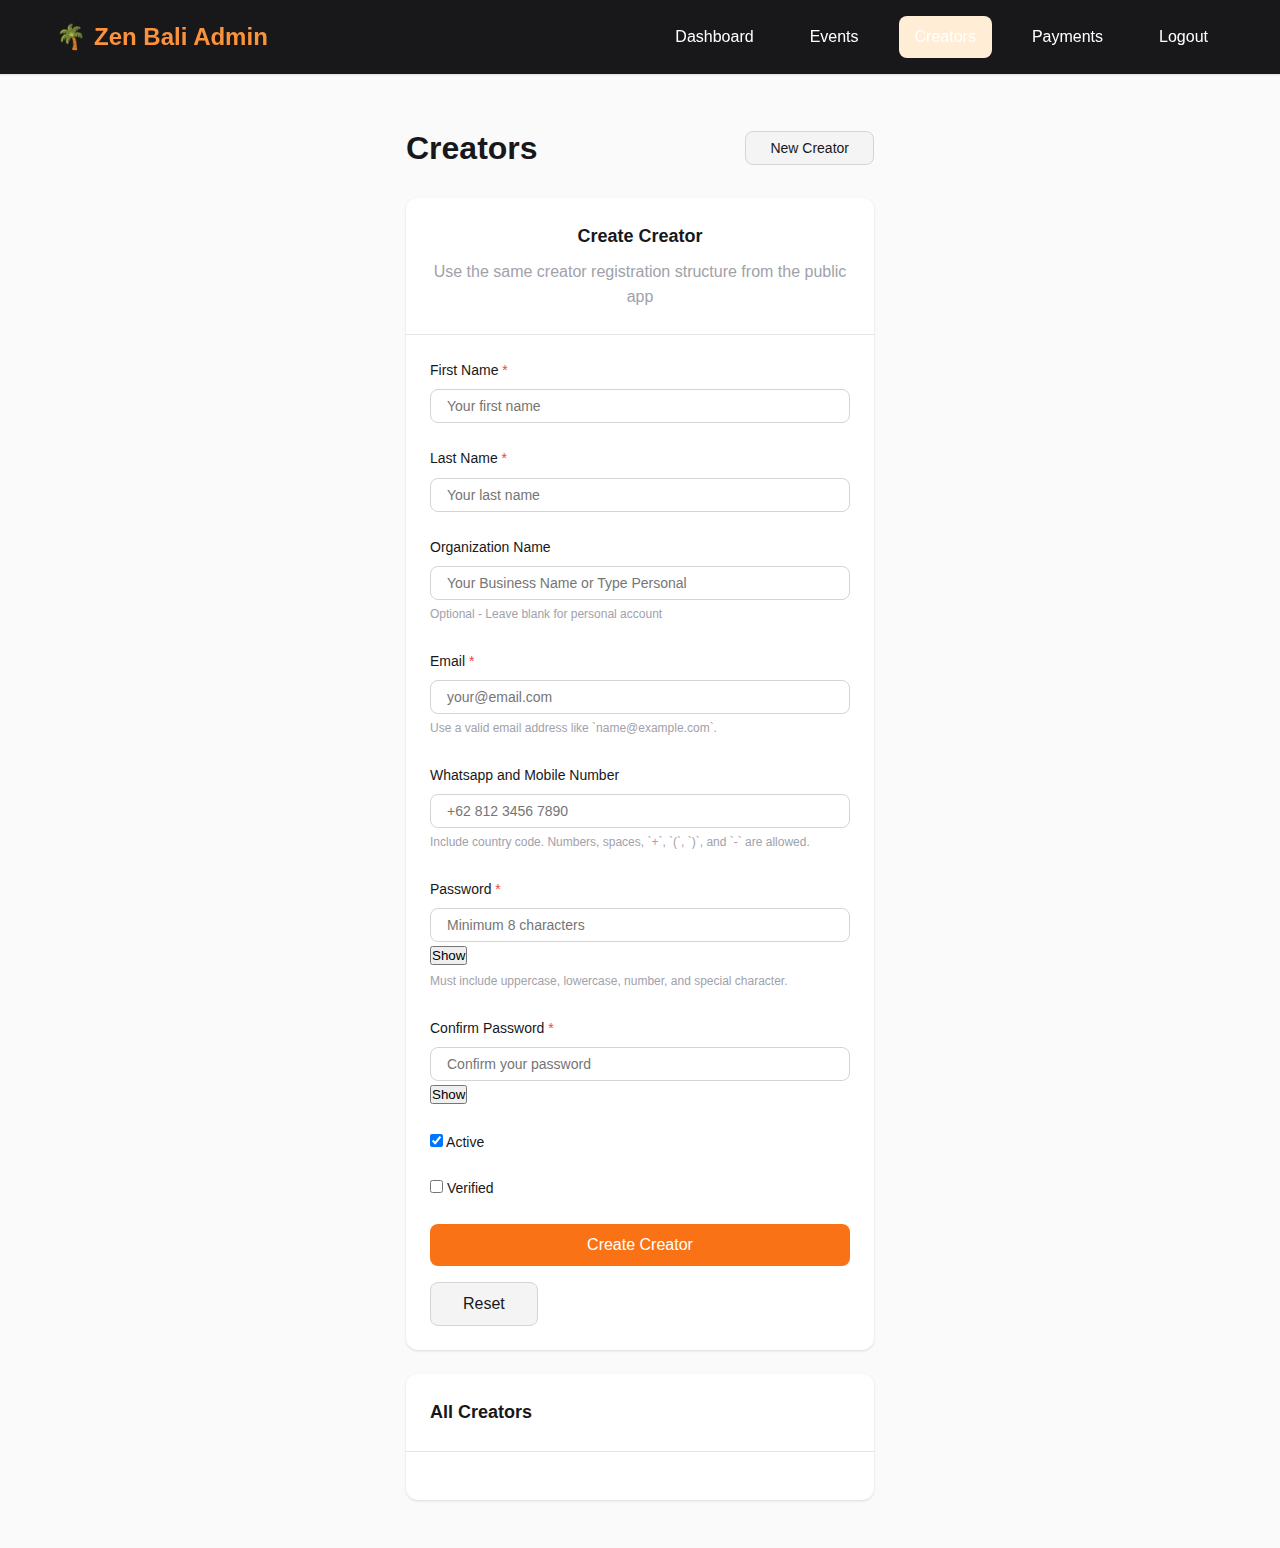
<file: frontend/public/creators.html>
<!DOCTYPE html>
<html lang="en">
<head>
    <meta charset="UTF-8">
    <meta name="viewport" content="width=device-width, initial-scale=1.0">
    <link rel="icon" type="image/svg+xml" href="/favicon.svg">
    <title>Admin - Creators</title>
    <link rel="stylesheet" href="../css/main.css">
</head>
<body>
    <header class="header" style="background: var(--gray-900);">
        <div class="container">
            <div class="header-content">
                <a href="dashboard.html" class="logo" style="color: var(--orange-400);"><span>🌴</span><span>Zen Bali Admin</span></a>
                <nav class="nav">
                    <a href="dashboard.html" class="nav-link" style="color: white;">Dashboard</a>
                    <a href="events.html" class="nav-link" style="color: white;">Events</a>
                    <a href="creators.html" class="nav-link active" style="color: white;">Creators</a>
                    <a href="payments.html" class="nav-link" style="color: white;">Payments</a>
                    <a href="#" class="nav-link" style="color: white;" onclick="adminLogout()">Logout</a>
                </nav>
            </div>
        </div>
    </header>

    <main style="padding: 3rem 0;">
        <div class="container" style="max-width: 500px;">
            <div class="d-flex justify-between align-center mb-3" style="gap: 1rem; flex-wrap: wrap;">
                <h1>Creators</h1>
                <button class="btn btn-secondary" onclick="resetCreatorForm()">New Creator</button>
            </div>

            <div id="alertContainer"></div>

            <div class="card">
                <div class="card-header text-center">
                    <h2 class="card-title" id="creatorFormTitle">Create Creator</h2>
                    <p class="text-muted mt-1" id="creatorFormSubtitle">Use the same creator registration structure from the public app</p>
                </div>
                <div class="card-body">
                    <form id="creatorForm">
                        <input type="hidden" name="creator_id">

                        <div class="form-row">
                            <div class="form-group">
                                <label class="form-label">First Name <span class="required">*</span></label>
                                <input type="text" name="first_name" class="form-control" required minlength="2" maxlength="100" autocomplete="given-name" placeholder="Your first name">
                            </div>
                            <div class="form-group">
                                <label class="form-label">Last Name <span class="required">*</span></label>
                                <input type="text" name="last_name" class="form-control" required minlength="2" maxlength="100" autocomplete="family-name" placeholder="Your last name">
                            </div>
                        </div>

                        <div class="form-group">
                            <label class="form-label">Organization Name</label>
                            <input type="text" name="organization_name" class="form-control" placeholder="Your Business Name or Type Personal">
                            <span class="form-hint">Optional - Leave blank for personal account</span>
                        </div>

                        <div class="form-group">
                            <label class="form-label">Email <span class="required">*</span></label>
                            <input type="email" name="email" class="form-control" required autocomplete="email" placeholder="your@email.com">
                            <span class="form-hint">Use a valid email address like `name@example.com`.</span>
                        </div>

                        <div class="form-group">
                            <label class="form-label">Whatsapp and Mobile Number</label>
                            <input type="tel" name="mobile" class="form-control" inputmode="tel" autocomplete="tel" placeholder="+62 812 3456 7890">
                            <span class="form-hint">Include country code. Numbers, spaces, `+`, `(`, `)`, and `-` are allowed.</span>
                        </div>

                        <div class="form-group">
                            <label class="form-label">Password <span class="required" id="passwordRequired">*</span></label>
                            <div class="password-field">
                                <input type="password" name="password" class="form-control" required minlength="8" autocomplete="new-password" placeholder="Minimum 8 characters">
                                <button type="button" class="password-toggle" data-password-toggle="password" aria-pressed="false">Show</button>
                            </div>
                            <span class="form-hint">Must include uppercase, lowercase, number, and special character.</span>
                        </div>

                        <div class="form-group">
                            <label class="form-label">Confirm Password <span class="required" id="confirmPasswordRequired">*</span></label>
                            <div class="password-field">
                                <input type="password" name="confirm_password" class="form-control" required autocomplete="new-password" placeholder="Confirm your password">
                                <button type="button" class="password-toggle" data-password-toggle="confirm_password" aria-pressed="false">Show</button>
                            </div>
                        </div>

                        <div class="form-row">
                            <div class="form-group">
                                <label class="form-label">
                                    <input type="checkbox" name="is_active" checked>
                                    Active
                                </label>
                            </div>
                            <div class="form-group">
                                <label class="form-label">
                                    <input type="checkbox" name="is_verified">
                                    Verified
                                </label>
                            </div>
                        </div>

                        <div class="d-flex gap-2" style="flex-wrap: wrap;">
                            <button type="submit" class="btn btn-primary btn-block btn-lg" id="creatorSaveBtn">Create Creator</button>
                            <button type="button" class="btn btn-secondary btn-lg" onclick="resetCreatorForm()">Reset</button>
                        </div>
                    </form>
                </div>
            </div>

            <div class="card mt-3">
                <div class="card-header">
                    <h3 class="card-title">All Creators</h3>
                </div>
                <div class="card-body">
                    <div id="creators-container"></div>
                </div>
            </div>
        </div>
    </main>

    <script src="../js/main.js"></script>
    <script>
        let creators = [];
        const EMAIL_REGEX = /^[^\s@]+@[^\s@]+\.[^\s@]+$/;
        const PHONE_REGEX = /^[+]?[0-9()\-\s]{8,20}$/;
        const PASSWORD_REGEX = /^(?=.*[a-z])(?=.*[A-Z])(?=.*\d)(?=.*[^A-Za-z\d]).{8,}$/;

        function adminLogout() {
            localStorage.removeItem('zenbali_admin_token');
            localStorage.removeItem('zenbali_token');
            localStorage.removeItem('zenbali_user');
            window.location.href = Utils.appUrl('/admin/login.html');
        }

        function requireAdmin() {
            const token = localStorage.getItem('zenbali_admin_token');
            if (!token) {
                window.location.href = Utils.appUrl('/admin/login.html');
                return false;
            }
            localStorage.setItem('zenbali_token', token);
            return true;
        }

        function showAlert(message, type = 'success') {
            document.getElementById('alertContainer').innerHTML = `<div class="alert alert-${type}">${message}</div>`;
        }

        function splitName(name) {
            const parts = (name || '').trim().split(/\s+/).filter(Boolean);
            if (!parts.length) return { firstName: '', lastName: '' };
            if (parts.length === 1) return { firstName: parts[0], lastName: '' };
            return { firstName: parts[0], lastName: parts.slice(1).join(' ') };
        }

        function resetCreatorForm() {
            const form = document.getElementById('creatorForm');
            form.reset();
            form.creator_id.value = '';
            form.is_active.checked = true;
            form.is_verified.checked = false;
            form.password.required = true;
            form.confirm_password.required = true;
            form.password.placeholder = 'Minimum 8 characters';
            form.confirm_password.placeholder = 'Confirm your password';
            document.getElementById('passwordRequired').style.visibility = 'visible';
            document.getElementById('confirmPasswordRequired').style.visibility = 'visible';
            document.getElementById('creatorFormTitle').textContent = 'Create Creator';
            document.getElementById('creatorFormSubtitle').textContent = 'Use the same creator registration structure from the public app';
            document.getElementById('creatorSaveBtn').textContent = 'Create Creator';
            form.querySelectorAll('[data-password-toggle]').forEach(button => {
                button.textContent = 'Show';
                button.setAttribute('aria-pressed', 'false');
            });
        }

        function editCreator(id) {
            const creator = creators.find(item => item.id === id);
            if (!creator) return;

            const form = document.getElementById('creatorForm');
            const { firstName, lastName } = splitName(creator.name);
            form.creator_id.value = creator.id;
            form.first_name.value = firstName;
            form.last_name.value = lastName;
            form.email.value = creator.email || '';
            form.organization_name.value = creator.organization_name || '';
            form.mobile.value = creator.mobile || '';
            form.password.value = '';
            form.confirm_password.value = '';
            form.password.required = false;
            form.confirm_password.required = false;
            form.password.placeholder = 'Leave blank to keep current password';
            form.confirm_password.placeholder = 'Leave blank to keep current password';
            form.is_active.checked = !!creator.is_active;
            form.is_verified.checked = !!creator.is_verified;
            document.getElementById('passwordRequired').style.visibility = 'hidden';
            document.getElementById('confirmPasswordRequired').style.visibility = 'hidden';
            document.getElementById('creatorFormTitle').textContent = 'Edit Creator';
            document.getElementById('creatorFormSubtitle').textContent = 'Same layout and validation as creator registration, with admin controls';
            document.getElementById('creatorSaveBtn').textContent = 'Update Creator';
            window.scrollTo({ top: 0, behavior: 'smooth' });
        }

        async function deleteCreator(id) {
            const creator = creators.find(item => item.id === id);
            if (!creator) return;
            if (!confirm(`Delete creator "${creator.name}"? This will also delete their events and payments.`)) return;

            try {
                await API.delete(`/admin/creators/${id}`);
                showAlert('Creator deleted successfully.');
                resetCreatorForm();
                await loadCreators();
            } catch (error) {
                showAlert(error.message || 'Failed to delete creator.', 'error');
            }
        }

        async function loadCreators() {
            const container = document.getElementById('creators-container');
            container.innerHTML = '<div class="loading"><div class="spinner"></div></div>';
            try {
                const response = await API.get('/admin/creators?limit=100');
                creators = response.success ? (response.data.creators || []) : [];
                renderCreators();
            } catch (error) {
                container.innerHTML = '<div class="alert alert-error">Failed to load creators.</div>';
            }
        }

        function renderCreators() {
            const container = document.getElementById('creators-container');
            if (!creators.length) {
                container.innerHTML = '<p>No creators found.</p>';
                return;
            }

            container.innerHTML = `
                <div class="table-container">
                    <table class="table">
                        <thead>
                            <tr>
                                <th>Name</th>
                                <th>Email</th>
                                <th>Organization</th>
                                <th>Phone</th>
                                <th>Active</th>
                                <th>Verified</th>
                                <th>Actions</th>
                            </tr>
                        </thead>
                        <tbody>
                            ${creators.map(creator => `
                                <tr>
                                    <td>${Utils.escapeHtml(creator.name)}</td>
                                    <td>${Utils.escapeHtml(creator.email)}</td>
                                    <td>${Utils.escapeHtml(creator.organization_name || '-')}</td>
                                    <td>${Utils.escapeHtml(creator.mobile || '-')}</td>
                                    <td>${creator.is_active ? '<span class="badge badge-success">Yes</span>' : '<span class="badge badge-error">No</span>'}</td>
                                    <td>${creator.is_verified ? '<span class="badge badge-success">Yes</span>' : '<span class="badge badge-error">No</span>'}</td>
                                    <td>
                                        <div class="d-flex gap-1" style="flex-wrap: wrap;">
                                            <button class="btn btn-sm btn-secondary" onclick="editCreator('${creator.id}')">Edit</button>
                                            <button class="btn btn-sm btn-danger" onclick="deleteCreator('${creator.id}')">Delete</button>
                                        </div>
                                    </td>
                                </tr>
                            `).join('')}
                        </tbody>
                    </table>
                </div>
            `;
        }

        document.addEventListener('DOMContentLoaded', () => {
            if (!requireAdmin()) return;
            resetCreatorForm();
            loadCreators();

            document.getElementById('creatorForm').addEventListener('submit', async (e) => {
                e.preventDefault();
                const form = e.target;
                const id = form.creator_id.value;
                const firstName = form.first_name.value.trim();
                const lastName = form.last_name.value.trim();
                const email = form.email.value.trim();
                const mobile = form.mobile.value.trim();
                const password = form.password.value;
                const confirmPassword = form.confirm_password.value;

                if (!firstName || !lastName) {
                    throwAlert('First name and last name are required.');
                    return;
                }
                if (!EMAIL_REGEX.test(email)) {
                    throwAlert('Please enter a valid email address.');
                    return;
                }
                if (mobile && !PHONE_REGEX.test(mobile)) {
                    throwAlert('Please enter a valid Whatsapp and mobile number.');
                    return;
                }
                if (password) {
                    if (!PASSWORD_REGEX.test(password)) {
                        throwAlert('Password must be at least 8 characters and include uppercase, lowercase, number, and special character.');
                        return;
                    }
                    if (password !== confirmPassword) {
                        throwAlert('Passwords do not match.');
                        return;
                    }
                } else if (!id) {
                    throwAlert('Password is required for a new creator.');
                    return;
                }

                const payload = {
                    name: `${firstName} ${lastName}`.trim(),
                    email,
                    organization_name: form.organization_name.value.trim(),
                    mobile,
                    is_active: form.is_active.checked,
                    is_verified: form.is_verified.checked
                };

                if (password) {
                    payload.password = password;
                }

                const btn = document.getElementById('creatorSaveBtn');
                btn.disabled = true;

                try {
                    if (id) {
                        await API.put(`/admin/creators/${id}`, payload);
                        showAlert('Creator updated successfully.');
                    } else {
                        await API.post('/admin/creators', payload);
                        showAlert('Creator created successfully.');
                    }
                    resetCreatorForm();
                    await loadCreators();
                } catch (error) {
                    showAlert(error.message || 'Failed to save creator.', 'error');
                } finally {
                    btn.disabled = false;
                }
            });
        });

        function throwAlert(message) {
            showAlert(message, 'error');
        }
    </script>
</body>
</html>
</file>
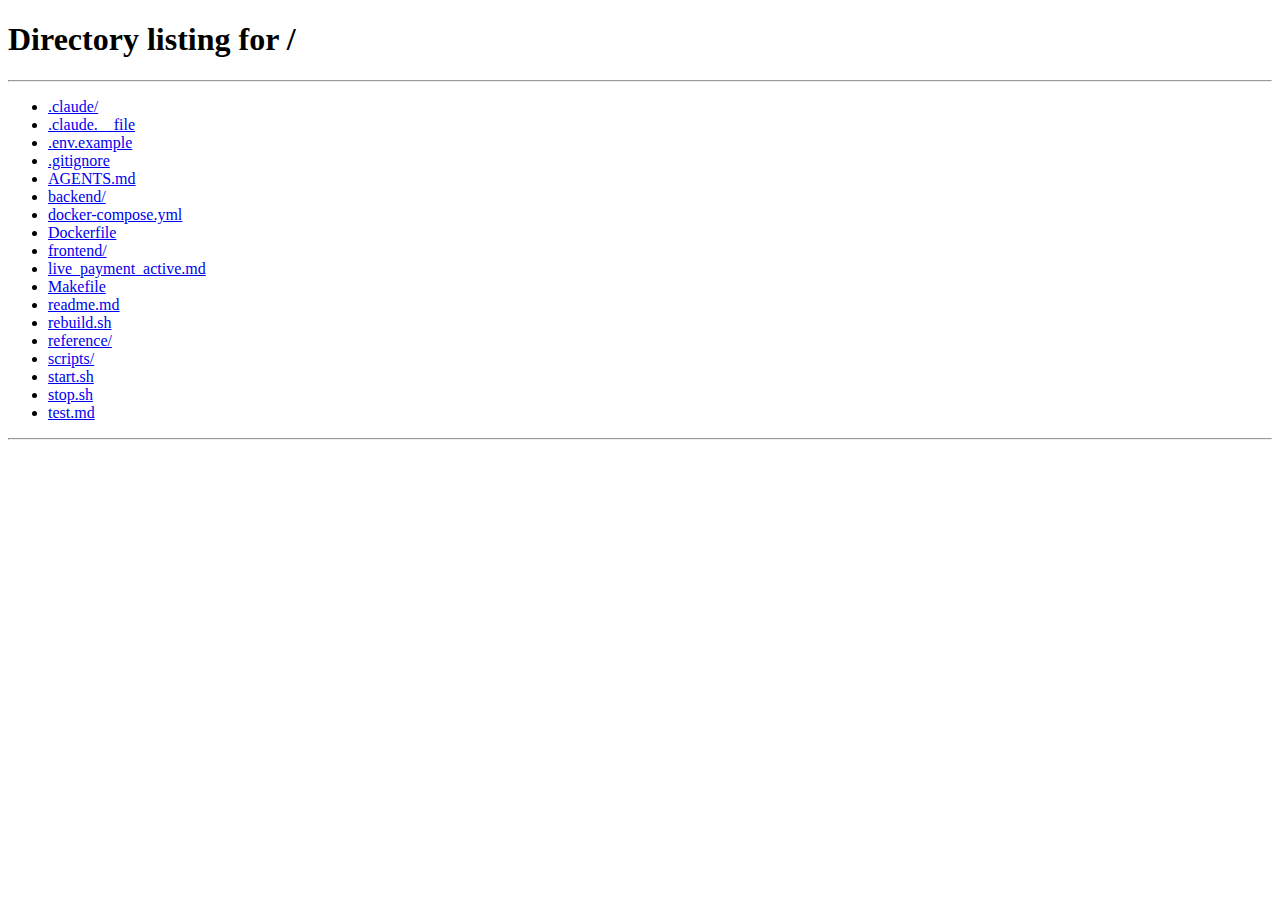
<file: frontend/public/event.html>
<!DOCTYPE html>
<html lang="en">
<head>
    <meta charset="UTF-8">
    <meta name="viewport" content="width=device-width, initial-scale=1.0">
    <title>Event Details - Zen Bali</title>
    <link rel="stylesheet" href="css/main.css">
    <link rel="icon" type="image/svg+xml" href="./favicon.svg?v=20260327a">
    <link rel="shortcut icon" href="./favicon.svg?v=20260327a">
</head>
<body>
    <header class="header">
        <div class="container">
            <div class="header-content">
                <a href="./" class="logo">
                    <span>🌴</span>
                    <span>Zen Bali</span>
                </a>
                <nav class="nav">
                    <a href="./" class="nav-link">Events</a>
                    <a href="creator/login.html" class="nav-link">Post Event</a>
                    <a href="creator/login.html" class="btn btn-primary btn-sm">Login</a>
                </nav>
            </div>
        </div>
    </header>

    <main style="padding: 2rem 0;">
        <div class="container" style="max-width: 900px;">
            <div id="eventContainer">
                <div class="loading loading-lg">
                    <div class="spinner"></div>
                </div>
            </div>
        </div>
    </main>

    <footer class="footer">
        <div class="container">
            <div class="footer-content">
                <div class="footer-stats">
                    Visitors: <span id="visitorCount">-</span> | 
                    Last Visit: <span id="lastVisitor">-</span>
                </div>
                <div class="footer-credit">
                    Developed by <a href="https://net1io.com" target="_blank">net1io.com</a><br>
                    Copyright &copy; 2024
                </div>
            </div>
        </div>
    </footer>

    <script src="js/main.js"></script>
    <script>
        document.addEventListener('DOMContentLoaded', async () => {
            loadVisitorStats();
            
            const eventId = Utils.getQueryParam('id');
            if (!eventId) {
                window.location.href = Utils.appUrl('/');
                return;
            }

            try {
                const response = await API.get(`/events/${eventId}`);
                if (response.success && response.data) {
                    renderEvent(response.data);
                } else {
                    throw new Error('Event not found');
                }
            } catch (error) {
                document.getElementById('eventContainer').innerHTML = `
                    <div class="alert alert-error">
                        Event not found or no longer available.
                        <br><br>
                        <a href="${Utils.appUrl('/')}" class="btn btn-primary">Back to Events</a>
                    </div>
                `;
            }
        });

        function renderEvent(event) {
            const imageUrl = event.image_url || '/assets/images/placeholder.jpg';
            const eventDate = Utils.formatDate(event.event_date);
            const price = event.entrance_fee > 0 
                ? Utils.formatCurrency(event.entrance_fee) 
                : 'Free';

            document.title = `${event.title} - Zen Bali`;

            document.getElementById('eventContainer').innerHTML = `
                <a href="${Utils.appUrl('/')}" class="btn btn-secondary mb-3">← Back to Events</a>
                
                <div class="card">
                    <div style="height: 400px; overflow: hidden;">
                        <img src="${Utils.escapeHtml(imageUrl)}" alt="${Utils.escapeHtml(event.title)}" 
                             style="width: 100%; height: 100%; object-fit: cover;"
                             onerror="this.src='${Utils.appUrl('/assets/images/placeholder.jpg')}'">
                    </div>
                    
                    <div class="card-body">
                        <div class="d-flex justify-between align-center mb-2" style="flex-wrap: wrap; gap: 1rem;">
                            <span class="badge badge-primary">${Utils.escapeHtml(event.event_type)}</span>
                            <span class="badge badge-gray">${Utils.escapeHtml(event.entrance_type)}</span>
                        </div>
                        
                        <h1 style="font-size: 2rem; margin-bottom: 1.5rem;">${Utils.escapeHtml(event.title)}</h1>
                        
                        <div style="display: grid; grid-template-columns: repeat(auto-fit, minmax(200px, 1fr)); gap: 1.5rem; margin-bottom: 2rem;">
                            <div>
                                <strong style="color: var(--primary);">📅 Date</strong>
                                <p style="margin: 0.25rem 0 0;">${eventDate}${event.event_time ? ' at ' + event.event_time : ''}</p>
                            </div>
                            <div>
                                <strong style="color: var(--primary);">📍 Location</strong>
                                <p style="margin: 0.25rem 0 0;">${Utils.escapeHtml(event.location)}</p>
                            </div>
                            <div>
                                <strong style="color: var(--primary);">⏱️ Duration</strong>
                                <p style="margin: 0.25rem 0 0;">${Utils.escapeHtml(event.duration || 'Not specified')}</p>
                            </div>
                            <div>
                                <strong style="color: var(--primary);">💰 Price</strong>
                                <p style="margin: 0.25rem 0 0; font-weight: 600;">${price}</p>
                            </div>
                        </div>
                        
                        ${event.notes ? `
                            <div style="margin-bottom: 2rem;">
                                <h3 style="margin-bottom: 0.5rem;">About this Event</h3>
                                <p style="white-space: pre-wrap;">${Utils.escapeHtml(event.notes)}</p>
                            </div>
                        ` : ''}
                        
                        <hr style="border: none; border-top: 1px solid var(--border-light); margin: 2rem 0;">
                        
                        <div>
                            <h3 style="margin-bottom: 1rem;">Organizer</h3>
                            <p style="font-weight: 600; margin-bottom: 0.5rem;">
                                ${Utils.escapeHtml(event.organization_name || event.organizer)}
                            </p>
                            
                            <div style="display: flex; flex-wrap: wrap; gap: 1rem; margin-top: 1rem;">
                                <a href="mailto:${Utils.escapeHtml(event.contact_email)}" class="btn btn-primary">
                                    📧 Email Organizer
                                </a>
                                ${event.contact_mobile ? `
                                    <a href="tel:${Utils.escapeHtml(event.contact_mobile)}" class="btn btn-secondary">
                                        📞 ${Utils.escapeHtml(event.contact_mobile)}
                                    </a>
                                ` : ''}
                            </div>
                        </div>
                    </div>
                </div>
            `;
        }
    </script>
</body>
</html>
</file>
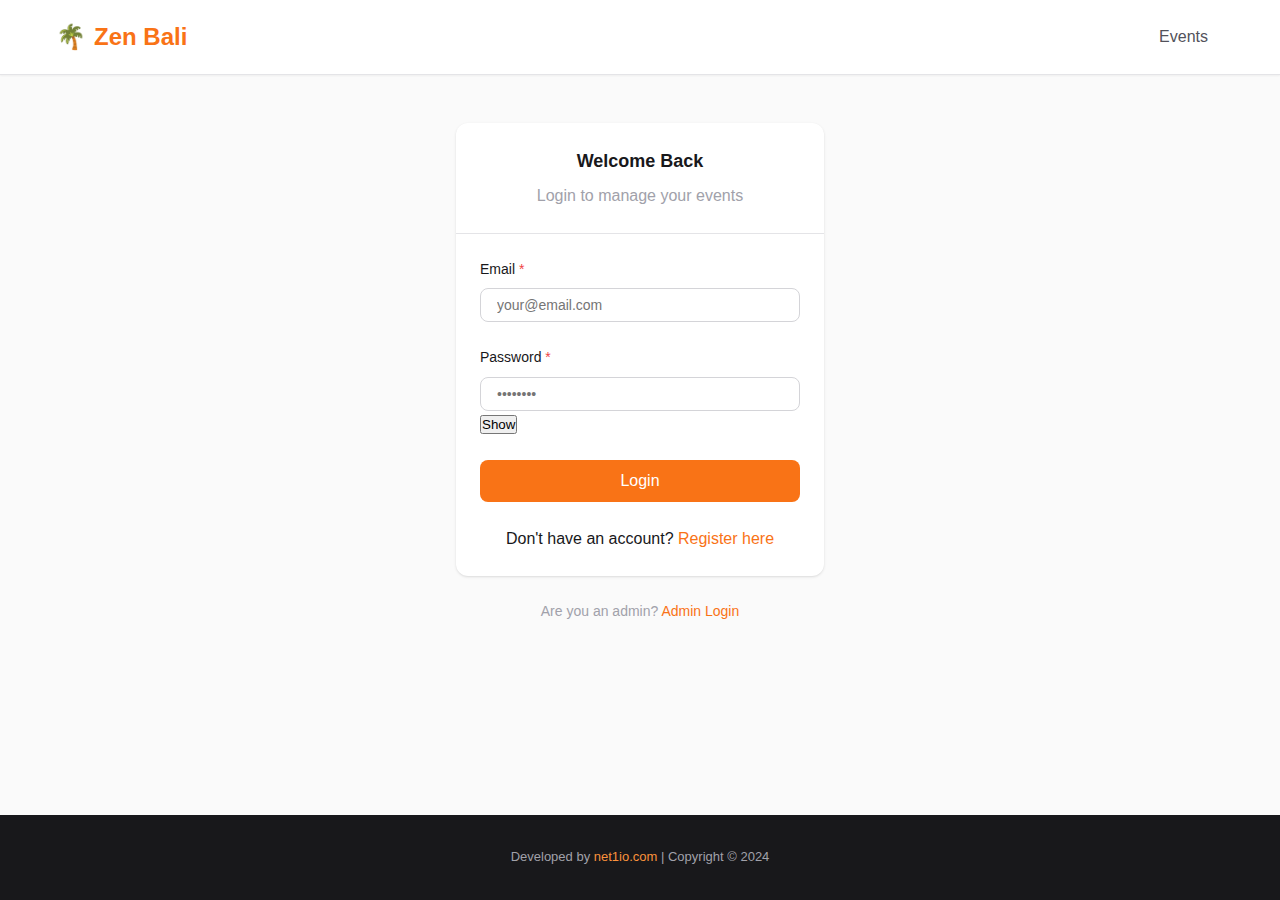
<file: frontend/public/login.html>
<!DOCTYPE html>
<html lang="en">
<head>
    <meta charset="UTF-8">
    <meta name="viewport" content="width=device-width, initial-scale=1.0">
    <link rel="icon" type="image/svg+xml" href="/favicon.svg">
    <title>Login - Zen Bali</title>
    <link rel="stylesheet" href="../css/main.css">
</head>
<body>
    <header class="header">
        <div class="container">
            <div class="header-content">
                <a href="../" class="logo">
                    <span>🌴</span>
                    <span>Zen Bali</span>
                </a>
                <nav class="nav">
                    <a href="../" class="nav-link">Events</a>
                </nav>
            </div>
        </div>
    </header>

    <main style="padding: 3rem 0;">
        <div class="container" style="max-width: 400px;">
            <div class="card">
                <div class="card-header text-center">
                    <h1 class="card-title">Welcome Back</h1>
                    <p class="text-muted mt-1">Login to manage your events</p>
                </div>
                <div class="card-body">
                    <div id="alertContainer"></div>
                    
                    <form id="loginForm">
                        <div class="form-group">
                            <label class="form-label">Email <span class="required">*</span></label>
                            <input type="email" name="email" class="form-control" required 
                                   placeholder="your@email.com">
                        </div>
                        
                        <div class="form-group">
                            <label class="form-label">Password <span class="required">*</span></label>
                            <div class="password-field password-field-inline">
                                <input type="password" name="password" class="form-control" required 
                                       placeholder="••••••••">
                                <button type="button" class="password-toggle" data-password-toggle="password" aria-pressed="false">Show</button>
                            </div>
                        </div>
                        
                        <button type="submit" class="btn btn-primary btn-block btn-lg" id="loginBtn">
                            Login
                        </button>
                    </form>
                    
                    <p class="text-center mt-3">
                        Don't have an account? 
                        <a href="register.html">Register here</a>
                    </p>
                </div>
            </div>
            
            <p class="text-center mt-3 text-muted" style="font-size: 0.875rem;">
                Are you an admin? <a href="../admin/login.html">Admin Login</a>
            </p>
        </div>
    </main>

    <footer class="footer">
        <div class="container">
            <div class="footer-content">
                <div class="footer-credit">
                    Developed by <a href="https://net1io.com" target="_blank">net1io.com</a> | Copyright &copy; 2024
                </div>
            </div>
        </div>
    </footer>

    <script src="../js/main.js"></script>
    <script src="../js/auth.js"></script>
    <script>
        document.addEventListener('DOMContentLoaded', () => {
            // Redirect if already logged in
            if (Auth.isLoggedIn()) {
                window.location.href = Utils.appUrl('/creator/dashboard.html');
                return;
            }

            document.getElementById('loginForm').addEventListener('submit', async (e) => {
                e.preventDefault();
                const btn = document.getElementById('loginBtn');
                btn.disabled = true;
                btn.innerHTML = '<span class="spinner"></span> Logging in...';

                try {
                    const form = e.target;
                    const response = await API.post('/creator/login', {
                        email: form.email.value,
                        password: form.password.value
                    });

                    if (response.success) {
                        Auth.setToken(response.data.token);
                        Auth.setUser(response.data.creator);
                        window.location.href = Utils.appUrl('/creator/dashboard.html');
                    }
                } catch (error) {
                    document.getElementById('alertContainer').innerHTML = `
                        <div class="alert alert-error">${error.message}</div>
                    `;
                    btn.disabled = false;
                    btn.textContent = 'Login';
                }
            });
        });
    </script>
</body>
</html>
</file>
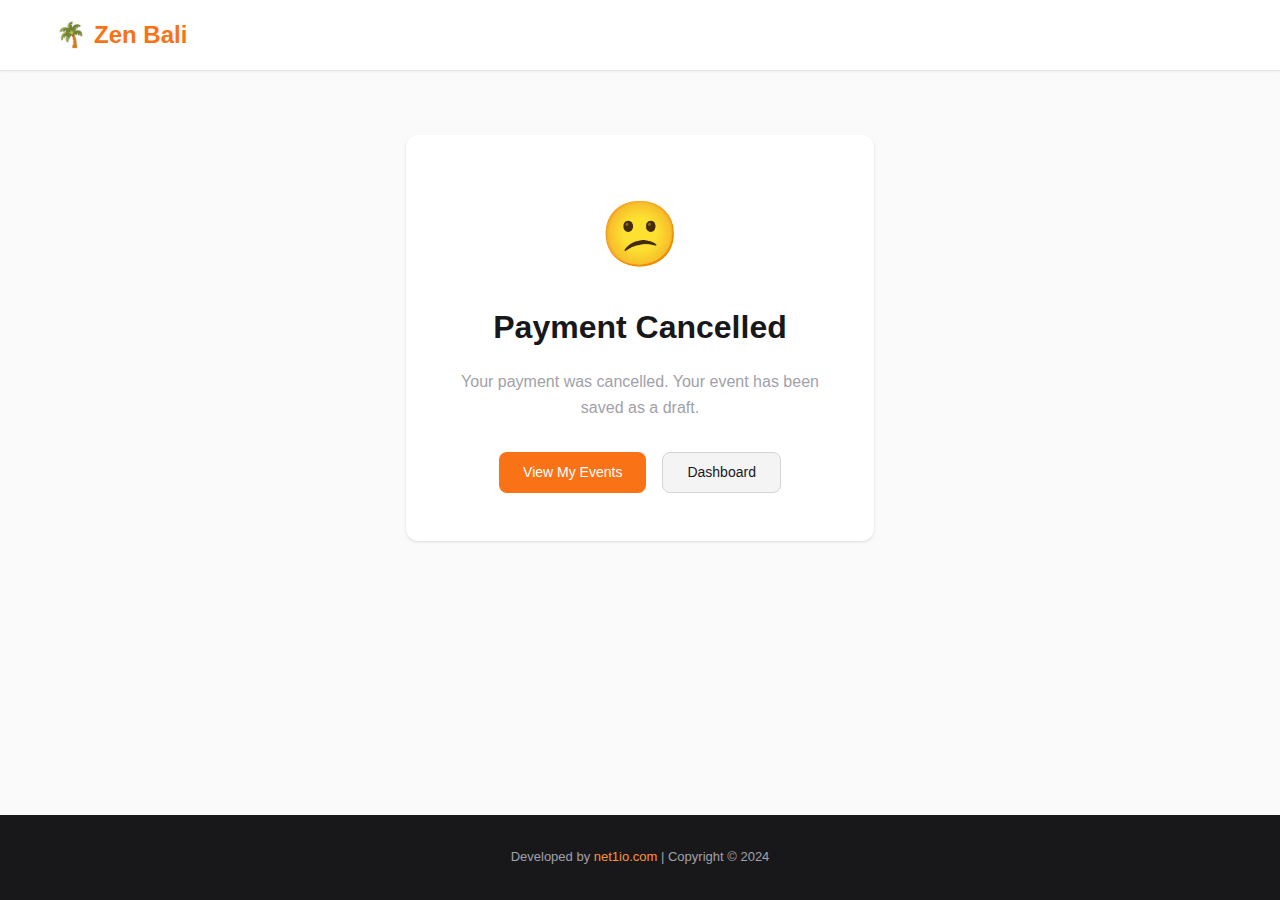
<file: frontend/public/payment-cancel.html>
<!DOCTYPE html>
<html lang="en">
<head>
    <meta charset="UTF-8">
    <meta name="viewport" content="width=device-width, initial-scale=1.0">
    <link rel="icon" type="image/svg+xml" href="/favicon.svg">
    <title>Payment Cancelled - Zen Bali</title>
    <link rel="stylesheet" href="../css/main.css">
</head>
<body>
    <header class="header">
        <div class="container">
            <div class="header-content">
                <a href="../" class="logo"><span>🌴</span><span>Zen Bali</span></a>
            </div>
        </div>
    </header>
    <main style="padding: 4rem 0;">
        <div class="container" style="max-width: 500px;">
            <div class="card text-center">
                <div class="card-body" style="padding: 3rem;">
                    <div style="font-size: 4rem; margin-bottom: 1rem;">😕</div>
                    <h1>Payment Cancelled</h1>
                    <p class="text-muted mt-2 mb-4">Your payment was cancelled. Your event has been saved as a draft.</p>
                    <div class="d-flex gap-2" style="justify-content: center; flex-wrap: wrap;">
                        <a href="events.html" class="btn btn-primary">View My Events</a>
                        <a href="dashboard.html" class="btn btn-secondary">Dashboard</a>
                    </div>
                </div>
            </div>
        </div>
    </main>
    <footer class="footer">
        <div class="container"><div class="footer-content">
            <div class="footer-credit">Developed by <a href="https://net1io.com" target="_blank">net1io.com</a> | Copyright &copy; 2024</div>
        </div></div>
    </footer>
</body>
</html>
</file>
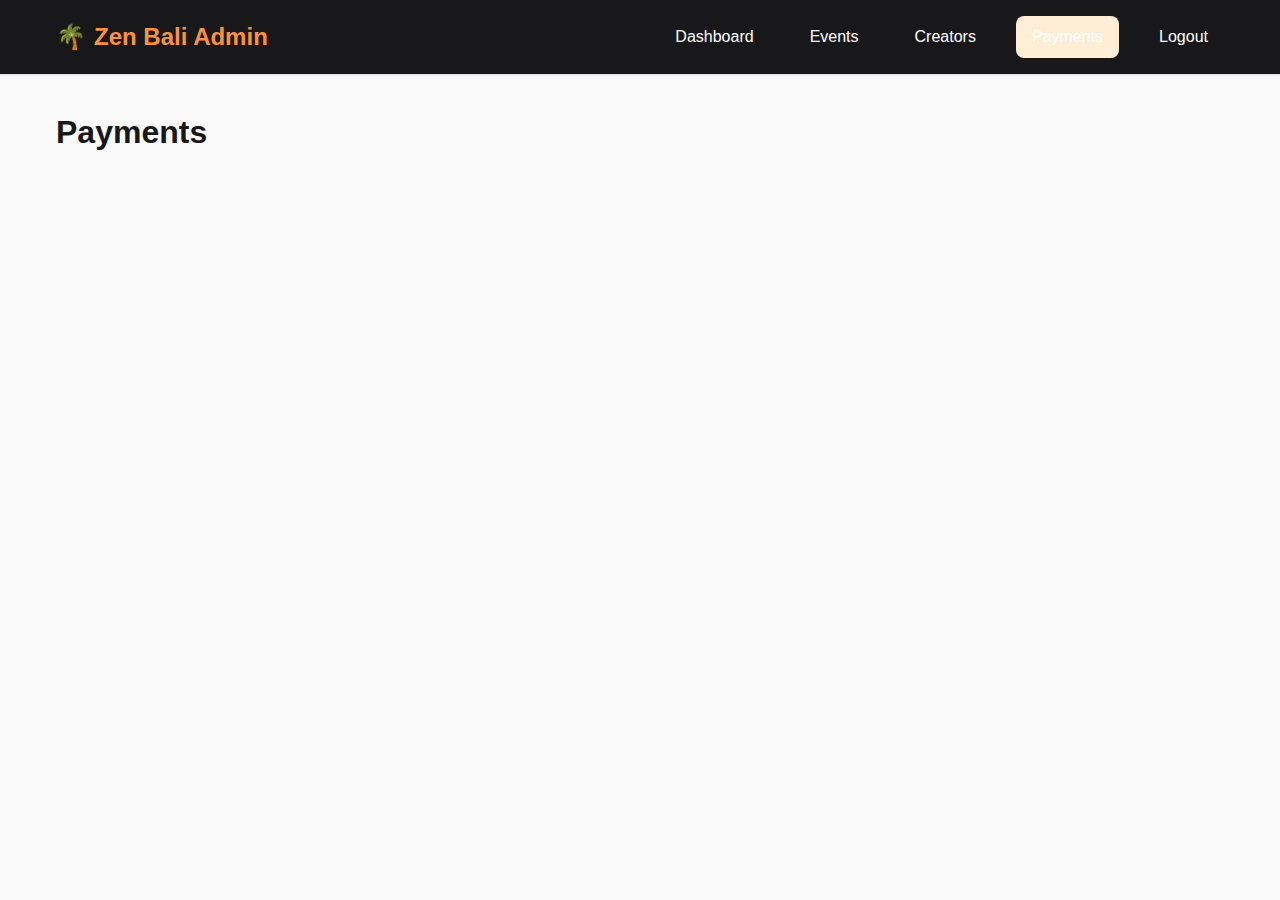
<file: frontend/public/payments.html>
<!DOCTYPE html>
<html lang="en">
<head>
    <meta charset="UTF-8">
    <meta name="viewport" content="width=device-width, initial-scale=1.0">
    <link rel="icon" type="image/svg+xml" href="/favicon.svg">
    <title>Admin - Payments</title>
    <link rel="stylesheet" href="../css/main.css">
</head>
<body>
    <header class="header" style="background: var(--gray-900);">
        <div class="container">
            <div class="header-content">
                <a href="dashboard.html" class="logo" style="color: var(--orange-400);"><span>🌴</span><span>Zen Bali Admin</span></a>
                <nav class="nav">
                    <a href="dashboard.html" class="nav-link" style="color: white;">Dashboard</a>
                    <a href="events.html" class="nav-link" style="color: white;">Events</a>
                    <a href="creators.html" class="nav-link" style="color: white;">Creators</a>
                    <a href="payments.html" class="nav-link active" style="color: white;">Payments</a>
                    <a href="#" class="nav-link" style="color: white;" onclick="adminLogout()">Logout</a>
                </nav>
            </div>
        </div>
    </header>

    <main style="padding: 2rem 0;">
        <div class="container">
            <h1 class="mb-4">Payments</h1>
            <div id="payments-container"></div>
        </div>
    </main>

    <script src="../js/main.js"></script>
    <script>
        function adminLogout() {
            localStorage.removeItem('zenbali_admin_token');
            window.location.href = Utils.appUrl('/admin/login.html');
        }

        document.addEventListener('DOMContentLoaded', () => {
            if (!localStorage.getItem('zenbali_admin_token')) {
                window.location.href = Utils.appUrl('/admin/login.html');
                return;
            }
            loadPayments();
        });

        async function loadPayments() {
            const container = document.getElementById('payments-container');
            container.innerHTML = '<div class="loading"><div class="spinner"></div></div>';
            try {
                const response = await API.get('/admin/payments');
                if (response.success) {
                    renderPayments(response.data.payments);
                } else {
                    container.innerHTML = `<div class="alert alert-danger">${response.message}</div>`;
                }
            } catch (error) {
                container.innerHTML = `<div class="alert alert-danger">Failed to load payments.</div>`;
                console.error('Failed to load payments:', error);
            }
        }

        function renderPayments(payments) {
            const container = document.getElementById('payments-container');
            if (!payments || payments.length === 0) {
                container.innerHTML = '<p>No payments found.</p>';
                return;
            }

            const table = document.createElement('table');
            table.className = 'table';
            table.innerHTML = `
                <thead>
                    <tr>
                        <th>Event</th>
                        <th>Creator</th>
                        <th>Amount</th>
                        <th>Status</th>
                        <th>Date</th>
                    </tr>
                </thead>
                <tbody>
                    ${payments.map(payment => `
                        <tr>
                            <td>${Utils.escapeHtml(payment.event_title)}</td>
                            <td>${Utils.escapeHtml(payment.creator_name)}</td>
                            <td>$${(payment.amount_cents / 100).toFixed(2)}</td>
                            <td><span class="badge badge-${payment.status === 'succeeded' ? 'success' : 'warning'}">${payment.status}</span></td>
                            <td>${Utils.formatDateTime(payment.created_at)}</td>
                        </tr>
                    `).join('')}
                </tbody>
            `;
            container.innerHTML = '';
            container.appendChild(table);
        }
    </script>
</body>
</html>
</file>
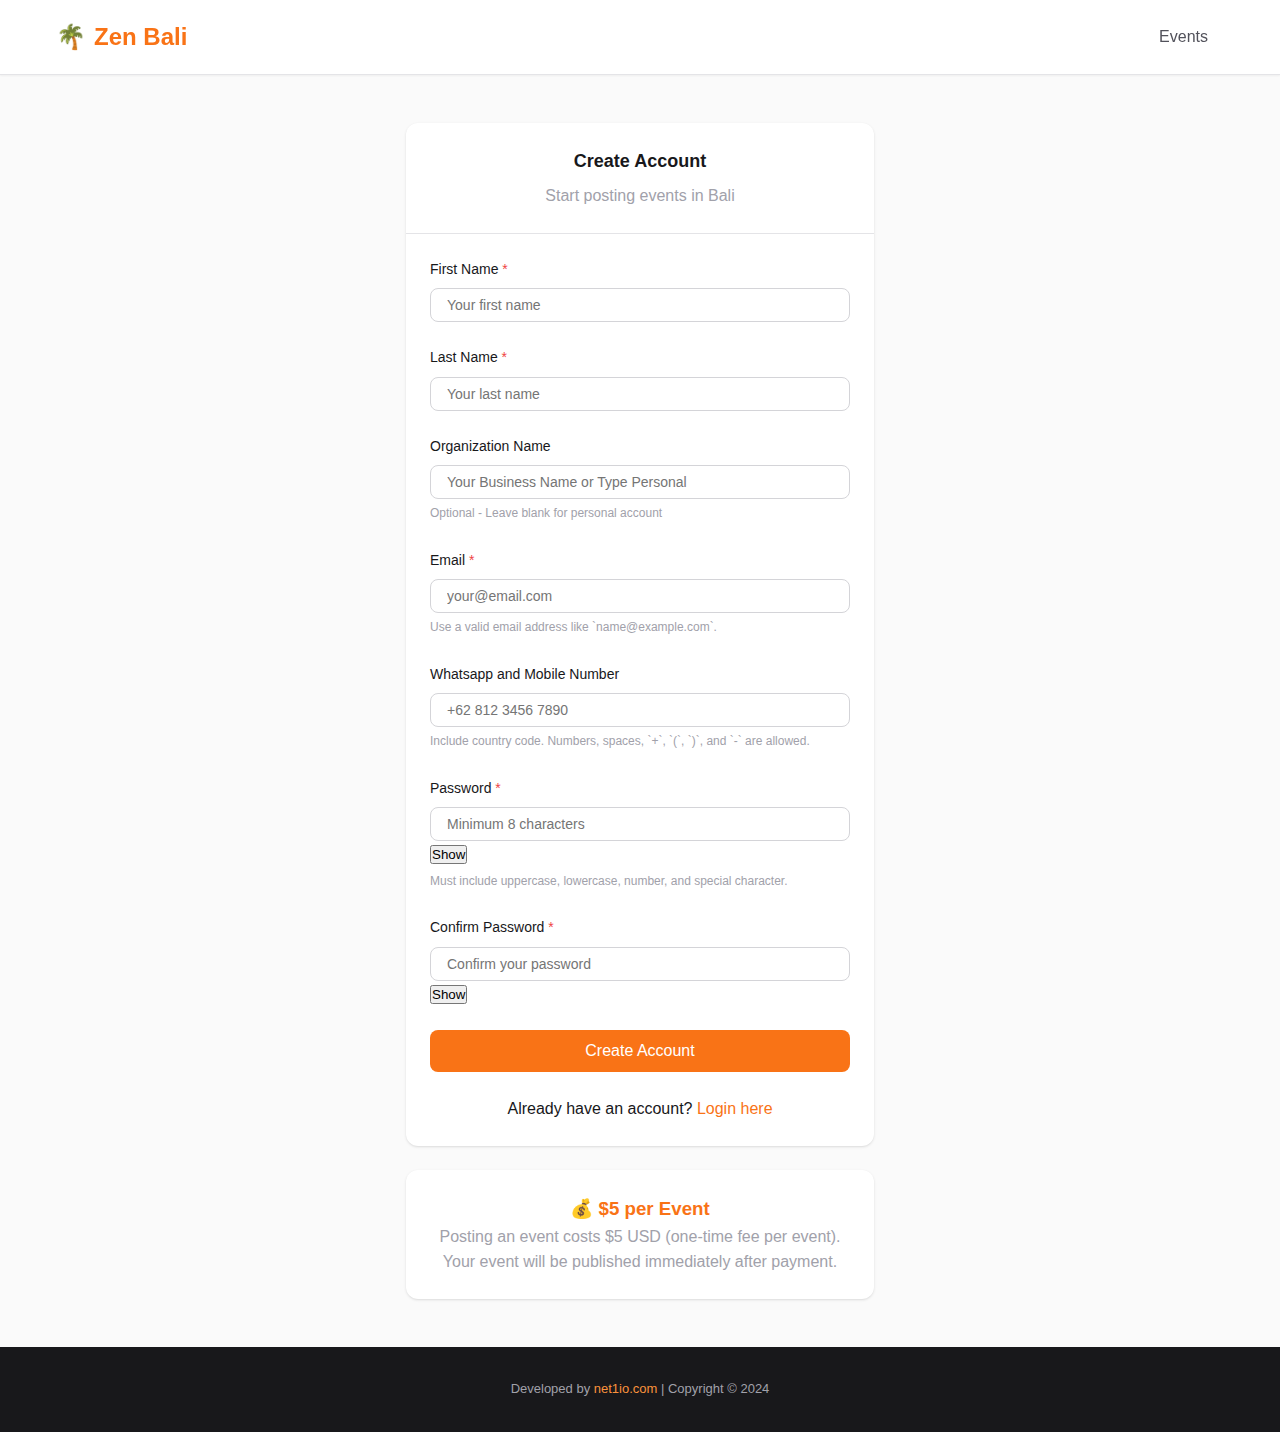
<file: frontend/public/register.html>
<!DOCTYPE html>
<html lang="en">
<head>
    <meta charset="UTF-8">
    <meta name="viewport" content="width=device-width, initial-scale=1.0">
    <link rel="icon" type="image/svg+xml" href="/favicon.svg">
    <title>Register - Zen Bali</title>
    <link rel="stylesheet" href="../css/main.css">
</head>
<body>
    <header class="header">
        <div class="container">
            <div class="header-content">
                <a href="../" class="logo">
                    <span>🌴</span>
                    <span>Zen Bali</span>
                </a>
                <nav class="nav">
                    <a href="../" class="nav-link">Events</a>
                </nav>
            </div>
        </div>
    </header>

    <main style="padding: 3rem 0;">
        <div class="container" style="max-width: 500px;">
            <div class="card">
                <div class="card-header text-center">
                    <h1 class="card-title">Create Account</h1>
                    <p class="text-muted mt-1">Start posting events in Bali</p>
                </div>
                <div class="card-body">
                    <div id="alertContainer"></div>
                    
                    <form id="registerForm">
                        <div class="form-row">
                            <div class="form-group">
                                <label class="form-label">First Name <span class="required">*</span></label>
                                <input type="text" name="first_name" class="form-control" required 
                                       minlength="2" maxlength="100" autocomplete="given-name"
                                       placeholder="Your first name">
                            </div>
                            <div class="form-group">
                                <label class="form-label">Last Name <span class="required">*</span></label>
                                <input type="text" name="last_name" class="form-control" required 
                                       minlength="2" maxlength="100" autocomplete="family-name"
                                       placeholder="Your last name">
                            </div>
                        </div>
                        
                        <div class="form-group">
                            <label class="form-label">Organization Name</label>
                            <input type="text" name="organization_name" class="form-control" 
                                   placeholder="Your Business Name or Type Personal">
                            <span class="form-hint">Optional - Leave blank for personal account</span>
                        </div>
                        
                        <div class="form-group">
                            <label class="form-label">Email <span class="required">*</span></label>
                            <input type="email" name="email" class="form-control" required 
                                   autocomplete="email" placeholder="your@email.com">
                            <span class="form-hint">Use a valid email address like `name@example.com`.</span>
                        </div>
                        
                        <div class="form-group">
                            <label class="form-label">Whatsapp and Mobile Number</label>
                            <input type="tel" name="mobile" class="form-control" 
                                   inputmode="tel" autocomplete="tel"
                                   placeholder="+62 812 3456 7890">
                            <span class="form-hint">Include country code. Numbers, spaces, `+`, `(`, `)`, and `-` are allowed.</span>
                        </div>
                        
                        <div class="form-group">
                            <label class="form-label">Password <span class="required">*</span></label>
                            <div class="password-field">
                                <input type="password" name="password" class="form-control" required 
                                       minlength="8" autocomplete="new-password"
                                       placeholder="Minimum 8 characters">
                                <button type="button" class="password-toggle" data-password-toggle="password" aria-pressed="false">Show</button>
                            </div>
                            <span class="form-hint">Must include uppercase, lowercase, number, and special character.</span>
                        </div>
                        
                        <div class="form-group">
                            <label class="form-label">Confirm Password <span class="required">*</span></label>
                            <div class="password-field">
                                <input type="password" name="confirm_password" class="form-control" required 
                                       autocomplete="new-password" placeholder="Confirm your password">
                                <button type="button" class="password-toggle" data-password-toggle="confirm_password" aria-pressed="false">Show</button>
                            </div>
                        </div>
                        
                        <button type="submit" class="btn btn-primary btn-block btn-lg" id="registerBtn">
                            Create Account
                        </button>
                    </form>
                    
                    <p class="text-center mt-3">
                        Already have an account? 
                        <a href="login.html">Login here</a>
                    </p>
                </div>
            </div>
            
            <div class="card mt-3">
                <div class="card-body text-center">
                    <h3 style="color: var(--primary);">💰 $5 per Event</h3>
                    <p class="text-muted mb-0">
                        Posting an event costs $5 USD (one-time fee per event).
                        Your event will be published immediately after payment.
                    </p>
                </div>
            </div>
        </div>
    </main>

    <footer class="footer">
        <div class="container">
            <div class="footer-content">
                <div class="footer-credit">
                    Developed by <a href="https://net1io.com" target="_blank">net1io.com</a> | Copyright &copy; 2024
                </div>
            </div>
        </div>
    </footer>

    <script src="../js/main.js"></script>
    <script src="../js/auth.js"></script>
    <script>
        document.addEventListener('DOMContentLoaded', () => {
            const EMAIL_REGEX = /^[^\s@]+@[^\s@]+\.[^\s@]+$/;
            const PHONE_REGEX = /^[+]?[0-9()\-\s]{8,20}$/;
            const PASSWORD_REGEX = /^(?=.*[a-z])(?=.*[A-Z])(?=.*\d)(?=.*[^A-Za-z\d]).{8,}$/;

            function showError(message) {
                document.getElementById('alertContainer').innerHTML = `<div class="alert alert-error">${message}</div>`;
            }

            if (Auth.isLoggedIn()) {
                window.location.href = Utils.appUrl('/creator/dashboard.html');
                return;
            }

            document.getElementById('registerForm').addEventListener('submit', async (e) => {
                e.preventDefault();
                const btn = document.getElementById('registerBtn');
                const form = e.target;
                const alertContainer = document.getElementById('alertContainer');
                const firstName = form.first_name.value.trim();
                const lastName = form.last_name.value.trim();
                const fullName = `${firstName} ${lastName}`.trim();
                const email = form.email.value.trim();
                const mobile = form.mobile.value.trim();
                const password = form.password.value;

                if (!firstName || !lastName) {
                    showError('First name and last name are required.');
                    return;
                }

                if (!EMAIL_REGEX.test(email)) {
                    showError('Please enter a valid email address.');
                    return;
                }

                if (mobile && !PHONE_REGEX.test(mobile)) {
                    showError('Please enter a valid Whatsapp and mobile number.');
                    return;
                }

                if (!PASSWORD_REGEX.test(password)) {
                    showError('Password must be at least 8 characters and include uppercase, lowercase, number, and special character.');
                    return;
                }

                if (password !== form.confirm_password.value) {
                    showError('Passwords do not match');
                    return;
                }

                alertContainer.innerHTML = '';
                btn.disabled = true;
                btn.innerHTML = '<span class="spinner"></span> Creating account...';

                try {
                    const response = await API.post('/creator/register', {
                        name: fullName,
                        organization_name: form.organization_name.value.trim(),
                        email,
                        mobile,
                        password
                    });

                    if (response.success) {
                        alertContainer.innerHTML = `
                            <div class="alert alert-success">
                                Account created successfully! Redirecting to login...
                            </div>
                        `;
                        setTimeout(() => {
                            window.location.href = Utils.appUrl('/creator/login.html');
                        }, 2000);
                    }
                } catch (error) {
                    showError(error.message);
                    btn.disabled = false;
                    btn.textContent = 'Create Account';
                }
            });
        });
    </script>
</body>
</html>
</file>
<file: frontend/css/main.css>
/* ===========================================
   Zen Bali - Main Styles
   Orange Monochrome Theme
   Developed by net1io.com
   Copyright (C) 2024
   =========================================== */

:root {
    --orange-50: #fff7ed;
    --orange-100: #ffedd5;
    --orange-200: #fed7aa;
    --orange-300: #fdba74;
    --orange-400: #fb923c;
    --orange-500: #f97316;
    --orange-600: #ea580c;
    --orange-700: #c2410c;
    --orange-800: #9a3412;
    --orange-900: #7c2d12;

    --gray-50: #fafafa;
    --gray-100: #f4f4f5;
    --gray-200: #e4e4e7;
    --gray-300: #d4d4d8;
    --gray-400: #a1a1aa;
    --gray-500: #71717a;
    --gray-600: #52525b;
    --gray-700: #3f3f46;
    --gray-800: #27272a;
    --gray-900: #18181b;

    --primary: var(--orange-500);
    --primary-hover: var(--orange-600);
    --primary-light: var(--orange-100);
    --primary-dark: var(--orange-700);

    --success: #22c55e;
    --success-light: #dcfce7;
    --warning: #eab308;
    --warning-light: #fef9c3;
    --error: #ef4444;
    --error-light: #fee2e2;

    --bg-primary: #ffffff;
    --bg-secondary: var(--gray-50);
    --text-primary: var(--gray-900);
    --text-secondary: var(--gray-600);
    --text-muted: var(--gray-400);
    --text-inverse: #ffffff;
    --border-light: var(--gray-200);
    --border-default: var(--gray-300);

    --shadow-sm: 0 1px 2px 0 rgb(0 0 0 / 0.05);
    --shadow: 0 1px 3px 0 rgb(0 0 0 / 0.1), 0 1px 2px -1px rgb(0 0 0 / 0.1);
    --shadow-md: 0 4px 6px -1px rgb(0 0 0 / 0.1);
    --shadow-lg: 0 10px 15px -3px rgb(0 0 0 / 0.1);

    --radius: 0.5rem;
    --radius-lg: 0.75rem;
    --radius-full: 9999px;
    --transition: 200ms ease;
    --container-max: 1200px;
}

*, *::before, *::after { box-sizing: border-box; margin: 0; padding: 0; }
html { scroll-behavior: smooth; }
body {
    font-family: -apple-system, BlinkMacSystemFont, 'Segoe UI', Roboto, sans-serif;
    line-height: 1.6;
    color: var(--text-primary);
    background: var(--bg-secondary);
    min-height: 100vh;
    display: flex;
    flex-direction: column;
}

a { color: var(--primary); text-decoration: none; }
a:hover { color: var(--primary-hover); }

.container { max-width: var(--container-max); margin: 0 auto; padding: 0 1rem; }

/* Header */
.header {
    background: var(--bg-primary);
    border-bottom: 1px solid var(--border-light);
    padding: 1rem 0;
    position: sticky;
    top: 0;
    z-index: 100;
    box-shadow: var(--shadow-sm);
}
.header-content { display: flex; align-items: center; justify-content: space-between; }
.logo { display: flex; align-items: center; gap: 0.5rem; font-size: 1.5rem; font-weight: 700; color: var(--primary); }
.nav { display: flex; align-items: center; gap: 1.5rem; }
.nav-link { color: var(--text-secondary); font-weight: 500; padding: 0.5rem 1rem; border-radius: var(--radius); transition: all var(--transition); }
.nav-link:hover, .nav-link.active { color: var(--primary); background: var(--primary-light); }

/* Buttons */
.btn {
    display: inline-flex;
    align-items: center;
    justify-content: center;
    gap: 0.5rem;
    padding: 0.5rem 1.5rem;
    font-size: 0.875rem;
    font-weight: 500;
    border: none;
    border-radius: var(--radius);
    cursor: pointer;
    transition: all var(--transition);
}
.btn:disabled { opacity: 0.6; cursor: not-allowed; }
.btn-primary { background: var(--primary); color: var(--text-inverse); }
.btn-primary:hover:not(:disabled) { background: var(--primary-hover); }
.btn-secondary { background: var(--gray-100); color: var(--text-primary); border: 1px solid var(--border-default); }
.btn-secondary:hover:not(:disabled) { background: var(--gray-200); }
.btn-outline { background: transparent; color: var(--primary); border: 1px solid var(--primary); }
.btn-outline:hover:not(:disabled) { background: var(--primary); color: var(--text-inverse); }
.btn-danger { background: var(--error); color: var(--text-inverse); }
.btn-sm { padding: 0.25rem 0.75rem; font-size: 0.813rem; }
.btn-lg { padding: 0.75rem 2rem; font-size: 1rem; }
.btn-block { width: 100%; }

/* Forms */
.form-group { margin-bottom: 1.5rem; }
.form-label { display: block; font-size: 0.875rem; font-weight: 500; margin-bottom: 0.5rem; }
.form-label .required { color: var(--error); }
.form-control {
    width: 100%;
    padding: 0.5rem 1rem;
    font-size: 0.875rem;
    border: 1px solid var(--border-default);
    border-radius: var(--radius);
    transition: border-color var(--transition);
}
.form-control:focus { outline: none; border-color: var(--primary); box-shadow: 0 0 0 3px rgba(249, 115, 22, 0.1); }
textarea.form-control { min-height: 100px; resize: vertical; }
select.form-control {
    appearance: none;
    background-image: url("data:image/svg+xml,%3csvg xmlns='http://www.w3.org/2000/svg' fill='none' viewBox='0 0 20 20'%3e%3cpath stroke='%236b7280' stroke-linecap='round' stroke-linejoin='round' stroke-width='1.5' d='M6 8l4 4 4-4'/%3e%3c/svg%3e");
    background-position: right 0.5rem center;
    background-repeat: no-repeat;
    background-size: 1.5em;
    padding-right: 2.5rem;
}
.form-hint { font-size: 0.75rem; color: var(--text-muted); margin-top: 0.25rem; }
.form-error { font-size: 0.75rem; color: var(--error); margin-top: 0.25rem; }

/* Cards */
.card { background: var(--bg-primary); border-radius: var(--radius-lg); box-shadow: var(--shadow); overflow: hidden; }
.card-header { padding: 1.5rem; border-bottom: 1px solid var(--border-light); }
.card-title { font-size: 1.125rem; font-weight: 600; margin: 0; }
.card-body { padding: 1.5rem; }
.card-footer { padding: 1.5rem; border-top: 1px solid var(--border-light); background: var(--bg-secondary); }

/* Event Card */
.event-card { background: var(--bg-primary); border-radius: var(--radius-lg); box-shadow: var(--shadow); overflow: hidden; transition: transform var(--transition), box-shadow var(--transition); }
.event-card:hover { transform: translateY(-4px); box-shadow: var(--shadow-lg); }
.event-card-image { position: relative; height: 200px; background: var(--gray-200); }
.event-card-image img { width: 100%; height: 100%; object-fit: cover; }
.event-card-badge { position: absolute; top: 1rem; left: 1rem; padding: 0.25rem 0.5rem; background: var(--primary); color: white; font-size: 0.75rem; font-weight: 500; border-radius: var(--radius); }
.event-card-content { padding: 1.5rem; }
.event-card-date { display: flex; align-items: center; gap: 0.5rem; color: var(--primary); font-size: 0.875rem; font-weight: 500; margin-bottom: 0.5rem; }
.event-card-title { font-size: 1.125rem; font-weight: 600; margin-bottom: 0.5rem; }
.event-card-title a { color: inherit; }
.event-card-title a:hover { color: var(--primary); }
.event-card-location { display: flex; align-items: center; gap: 0.5rem; color: var(--text-secondary); font-size: 0.875rem; margin-bottom: 0.5rem; }
.event-card-organizer { color: var(--text-muted); font-size: 0.813rem; }
.event-card-footer { display: flex; justify-content: space-between; align-items: center; padding: 1rem 1.5rem; border-top: 1px solid var(--border-light); background: var(--bg-secondary); }
.event-card-price { font-weight: 600; color: var(--primary); }
.event-card-type { font-size: 0.75rem; color: var(--text-muted); padding: 0.25rem 0.5rem; background: var(--gray-100); border-radius: var(--radius-full); }

.event-grid { display: grid; grid-template-columns: repeat(auto-fill, minmax(320px, 1fr)); gap: 2rem; }

/* Filters */
.filters { background: var(--bg-primary); border-radius: var(--radius-lg); padding: 1.5rem; margin-bottom: 2rem; box-shadow: var(--shadow); }
.filter-row { display: flex; flex-wrap: wrap; gap: 1rem; align-items: flex-end; }
.filter-group { flex: 1; min-width: 150px; }
.filter-group label { display: block; font-size: 0.75rem; font-weight: 500; color: var(--text-secondary); margin-bottom: 0.25rem; }
.filter-group select, .filter-group input { width: 100%; padding: 0.5rem; font-size: 0.875rem; border: 1px solid var(--border-default); border-radius: var(--radius); }

/* Badges */
.badge { display: inline-flex; padding: 0.25rem 0.5rem; font-size: 0.75rem; font-weight: 500; border-radius: var(--radius-full); }
.badge-primary { background: var(--primary-light); color: var(--primary-dark); }
.badge-success { background: var(--success-light); color: #166534; }
.badge-warning { background: var(--warning-light); color: #854d0e; }
.badge-error { background: var(--error-light); color: #991b1b; }
.badge-gray { background: var(--gray-100); color: var(--gray-600); }

/* Tables */
.table-container { overflow-x: auto; }
.table { width: 100%; border-collapse: collapse; }
.table th, .table td { padding: 1rem; text-align: left; border-bottom: 1px solid var(--border-light); }
.table th { font-weight: 600; color: var(--text-secondary); font-size: 0.75rem; text-transform: uppercase; background: var(--bg-secondary); }
.table tbody tr:hover { background: var(--bg-secondary); }

/* Pagination */
.pagination { display: flex; align-items: center; justify-content: center; gap: 0.5rem; margin-top: 2rem; }
.pagination-btn { padding: 0.5rem 1rem; font-size: 0.875rem; color: var(--text-secondary); background: var(--bg-primary); border: 1px solid var(--border-default); border-radius: var(--radius); cursor: pointer; }
.pagination-btn:hover:not(:disabled) { border-color: var(--primary); color: var(--primary); }
.pagination-btn.active { background: var(--primary); color: white; border-color: var(--primary); }
.pagination-btn:disabled { opacity: 0.5; cursor: not-allowed; }

/* Alerts */
.alert { padding: 1rem 1.5rem; border-radius: var(--radius); margin-bottom: 1rem; }
.alert-success { background: var(--success-light); color: #166534; border: 1px solid #bbf7d0; }
.alert-error { background: var(--error-light); color: #991b1b; border: 1px solid #fecaca; }
.alert-warning { background: var(--warning-light); color: #854d0e; border: 1px solid #fef08a; }

/* Modal */
.modal-overlay { position: fixed; inset: 0; background: rgba(0,0,0,0.5); display: flex; align-items: center; justify-content: center; z-index: 1000; opacity: 0; visibility: hidden; transition: all var(--transition); }
.modal-overlay.active { opacity: 1; visibility: visible; }
.modal { background: var(--bg-primary); border-radius: var(--radius-lg); width: 100%; max-width: 500px; max-height: 90vh; overflow-y: auto; transform: scale(0.9); transition: transform var(--transition); }
.modal-overlay.active .modal { transform: scale(1); }
.modal-header { display: flex; align-items: center; justify-content: space-between; padding: 1.5rem; border-bottom: 1px solid var(--border-light); }
.modal-title { font-size: 1.25rem; font-weight: 600; }
.modal-close { background: none; border: none; font-size: 1.5rem; cursor: pointer; color: var(--text-muted); }
.modal-body { padding: 1.5rem; }
.modal-footer { display: flex; gap: 1rem; justify-content: flex-end; padding: 1.5rem; border-top: 1px solid var(--border-light); }

/* Footer */
.footer { background: var(--gray-900); color: var(--gray-300); padding: 2rem 0; margin-top: auto; }
.footer-content { text-align: center; }
.footer-stats { margin-bottom: 1rem; font-size: 0.875rem; }
.footer-stats span { color: var(--orange-400); }
.footer-credit { font-size: 0.813rem; color: var(--gray-400); }
.footer-credit a { color: var(--orange-400); }

/* Loading */
.spinner { display: inline-block; width: 20px; height: 20px; border: 2px solid var(--gray-200); border-top-color: var(--primary); border-radius: 50%; animation: spin 0.8s linear infinite; }
@keyframes spin { to { transform: rotate(360deg); } }
.loading { display: flex; align-items: center; justify-content: center; padding: 3rem; }
.loading-lg .spinner { width: 40px; height: 40px; border-width: 3px; }

/* Empty State */
.empty-state { text-align: center; padding: 3rem; }
.empty-state-icon { font-size: 3rem; margin-bottom: 1rem; }
.empty-state-title { font-size: 1.25rem; font-weight: 600; margin-bottom: 0.5rem; }
.empty-state-text { color: var(--text-secondary); margin-bottom: 1.5rem; }

/* Utilities */
.text-center { text-align: center; }
.text-muted { color: var(--text-muted); }
.text-primary { color: var(--primary); }
.text-success { color: var(--success); }
.text-error { color: var(--error); }
.mt-1 { margin-top: 0.5rem; }
.mt-2 { margin-top: 1rem; }
.mt-3 { margin-top: 1.5rem; }
.mt-4 { margin-top: 2rem; }
.mb-1 { margin-bottom: 0.5rem; }
.mb-2 { margin-bottom: 1rem; }
.mb-3 { margin-bottom: 1.5rem; }
.mb-4 { margin-bottom: 2rem; }
.d-flex { display: flex; }
.d-none { display: none; }
.justify-between { justify-content: space-between; }
.align-center { align-items: center; }
.gap-1 { gap: 0.5rem; }
.gap-2 { gap: 1rem; }
.w-100 { width: 100%; }

/* Responsive */
@media (max-width: 768px) {
    .header-content { flex-wrap: wrap; }
    .nav { width: 100%; justify-content: center; margin-top: 1rem; gap: 0.5rem; }
    .nav-link { padding: 0.25rem 0.5rem; font-size: 0.875rem; }
    .filter-row { flex-direction: column; }
    .filter-group { width: 100%; }
    .event-grid { grid-template-columns: 1fr; }
}
</file>
<file: frontend/public/css/main.css>
/* ===========================================
   Zen Bali - Main Styles
   Orange Monochrome Theme
   Developed by net1io.com
   Copyright (C) 2024
   =========================================== */

:root {
    --orange-50: #fff7ed;
    --orange-100: #ffedd5;
    --orange-200: #fed7aa;
    --orange-300: #fdba74;
    --orange-400: #fb923c;
    --orange-500: #f97316;
    --orange-600: #ea580c;
    --orange-700: #c2410c;
    --orange-800: #9a3412;
    --orange-900: #7c2d12;

    --gray-50: #fafafa;
    --gray-100: #f4f4f5;
    --gray-200: #e4e4e7;
    --gray-300: #d4d4d8;
    --gray-400: #a1a1aa;
    --gray-500: #71717a;
    --gray-600: #52525b;
    --gray-700: #3f3f46;
    --gray-800: #27272a;
    --gray-900: #18181b;

    --primary: var(--orange-500);
    --primary-hover: var(--orange-600);
    --primary-light: var(--orange-100);
    --primary-dark: var(--orange-700);

    --success: #22c55e;
    --success-light: #dcfce7;
    --warning: #eab308;
    --warning-light: #fef9c3;
    --error: #ef4444;
    --error-light: #fee2e2;

    --bg-primary: #ffffff;
    --bg-secondary: var(--gray-50);
    --text-primary: var(--gray-900);
    --text-secondary: var(--gray-600);
    --text-muted: var(--gray-400);
    --text-inverse: #ffffff;
    --border-light: var(--gray-200);
    --border-default: var(--gray-300);

    --shadow-sm: 0 1px 2px 0 rgb(0 0 0 / 0.05);
    --shadow: 0 1px 3px 0 rgb(0 0 0 / 0.1), 0 1px 2px -1px rgb(0 0 0 / 0.1);
    --shadow-md: 0 4px 6px -1px rgb(0 0 0 / 0.1);
    --shadow-lg: 0 10px 15px -3px rgb(0 0 0 / 0.1);

    --radius: 0.5rem;
    --radius-lg: 0.75rem;
    --radius-full: 9999px;
    --transition: 200ms ease;
    --container-max: 1200px;
}

*, *::before, *::after { box-sizing: border-box; margin: 0; padding: 0; }
html { scroll-behavior: smooth; overflow-x: hidden; width: 100%; }
body {
    font-family: -apple-system, BlinkMacSystemFont, 'Segoe UI', Roboto, sans-serif;
    line-height: 1.6;
    color: var(--text-primary);
    background: var(--bg-secondary);
    min-height: 100vh;
    display: flex;
    flex-direction: column;
    overflow-x: hidden;
    width: 100%;
}

a { color: var(--primary); text-decoration: none; overflow-wrap: anywhere; }
a:hover { color: var(--primary-hover); }

.container { max-width: var(--container-max); width: 100%; margin: 0 auto; padding: 0 1rem; }
img, video, canvas, svg, iframe { max-width: 100%; height: auto; }

/* Header */
.header {
    background: var(--bg-primary);
    border-bottom: 1px solid var(--border-light);
    padding: 1rem 0;
    position: sticky;
    top: 0;
    z-index: 100;
    box-shadow: var(--shadow-sm);
}
.header-content { display: flex; align-items: center; justify-content: space-between; }
.logo { display: flex; align-items: center; gap: 0.5rem; font-size: 1.5rem; font-weight: 700; color: var(--primary); }
.nav { display: flex; align-items: center; gap: 1.5rem; flex-wrap: wrap; }
.nav-link { color: var(--text-secondary); font-weight: 500; padding: 0.5rem 1rem; border-radius: var(--radius); transition: all var(--transition); white-space: normal; text-align: center; }
.nav-link:hover, .nav-link.active { color: var(--primary); background: var(--primary-light); }

/* Buttons */
.btn {
    display: inline-flex;
    align-items: center;
    justify-content: center;
    gap: 0.5rem;
    padding: 0.5rem 1.5rem;
    font-size: 0.875rem;
    font-weight: 500;
    border: none;
    border-radius: var(--radius);
    cursor: pointer;
    transition: all var(--transition);
}
.btn:disabled { opacity: 0.6; cursor: not-allowed; }
.btn-primary { background: var(--primary); color: var(--text-inverse); }
.btn-primary:hover:not(:disabled) { background: var(--primary-hover); }
.btn-secondary { background: var(--gray-100); color: var(--text-primary); border: 1px solid var(--border-default); }
.btn-secondary:hover:not(:disabled) { background: var(--gray-200); }
.btn-outline { background: transparent; color: var(--primary); border: 1px solid var(--primary); }
.btn-outline:hover:not(:disabled) { background: var(--primary); color: var(--text-inverse); }
.btn-danger { background: var(--error); color: var(--text-inverse); }
.btn-sm { padding: 0.25rem 0.75rem; font-size: 0.813rem; }
.btn-lg { padding: 0.75rem 2rem; font-size: 1rem; }
.btn-block { width: 100%; }

/* Forms */
.form-group { margin-bottom: 1.5rem; }
.form-row {
    display: grid;
    grid-template-columns: repeat(2, minmax(0, 1fr));
    gap: 1rem;
}
.form-label { display: block; font-size: 0.875rem; font-weight: 500; margin-bottom: 0.5rem; }
.form-label .required { color: var(--error); }
.form-control {
    width: 100%;
    padding: 0.5rem 1rem;
    font-size: 0.875rem;
    border: 1px solid var(--border-default);
    border-radius: var(--radius);
    transition: border-color var(--transition);
}
.form-control:focus { outline: none; border-color: var(--primary); box-shadow: 0 0 0 3px rgba(249, 115, 22, 0.1); }
textarea.form-control { min-height: 100px; resize: vertical; }
.password-field { position: relative; }
.password-field .form-control { padding-right: 4.5rem; }
.password-field-inline {
    display: flex;
    align-items: center;
    border: 1px solid var(--border-default);
    border-radius: var(--radius);
    background: var(--bg-primary);
    transition: border-color var(--transition), box-shadow var(--transition);
}
.password-field-inline:focus-within {
    border-color: var(--primary);
    box-shadow: 0 0 0 3px rgba(249, 115, 22, 0.1);
}
.password-field-inline .form-control {
    flex: 1;
    min-width: 0;
    border: none;
    box-shadow: none;
    padding-right: 1rem;
}
.password-field-inline .form-control:focus {
    box-shadow: none;
}
.password-field-inline .password-toggle {
    position: static;
    transform: none;
    margin-right: 0.75rem;
    flex-shrink: 0;
}
.password-toggle {
    position: absolute;
    top: 50%;
    right: 0.75rem;
    transform: translateY(-50%);
    border: none;
    background: transparent;
    color: var(--text-secondary);
    font-size: 0.75rem;
    font-weight: 600;
    letter-spacing: 0.02em;
    cursor: pointer;
}
.password-toggle:hover { color: var(--primary); }
.password-toggle:focus-visible {
    outline: 2px solid var(--primary);
    outline-offset: 2px;
    border-radius: 0.25rem;
}
select.form-control {
    appearance: none;
    background-image: url("data:image/svg+xml,%3csvg xmlns='http://www.w3.org/2000/svg' fill='none' viewBox='0 0 20 20'%3e%3cpath stroke='%236b7280' stroke-linecap='round' stroke-linejoin='round' stroke-width='1.5' d='M6 8l4 4 4-4'/%3e%3c/svg%3e");
    background-position: right 0.5rem center;
    background-repeat: no-repeat;
    background-size: 1.5em;
    padding-right: 2.5rem;
}
.form-hint { font-size: 0.75rem; color: var(--text-muted); margin-top: 0.25rem; }
.form-error { font-size: 0.75rem; color: var(--error); margin-top: 0.25rem; }

/* Cards */
.card { background: var(--bg-primary); border-radius: var(--radius-lg); box-shadow: var(--shadow); overflow: hidden; }
.card-header { padding: 1.5rem; border-bottom: 1px solid var(--border-light); }
.card-title { font-size: 1.125rem; font-weight: 600; margin: 0; }
.card-body { padding: 1.5rem; }
.card-footer { padding: 1.5rem; border-top: 1px solid var(--border-light); background: var(--bg-secondary); }

/* Event Card */
.event-card { background: var(--bg-primary); border-radius: var(--radius-lg); box-shadow: var(--shadow); overflow: hidden; transition: transform var(--transition), box-shadow var(--transition); }
.event-card:hover { transform: translateY(-4px); box-shadow: var(--shadow-lg); }
.event-card-image { position: relative; height: 200px; background: var(--gray-200); }
.event-card-image img { width: 100%; height: 100%; object-fit: cover; }
.event-card-badge { position: absolute; top: 1rem; left: 1rem; padding: 0.25rem 0.5rem; background: var(--primary); color: white; font-size: 0.75rem; font-weight: 500; border-radius: var(--radius); }
.event-card-content { padding: 1.25rem 1.5rem; }
.event-card-date { display: flex; align-items: center; gap: 0.5rem; color: var(--text-primary); font-size: 0.95rem; font-weight: 500; margin-bottom: 0.3rem; line-height: 1.25; }
.event-card-title { font-size: 0.95rem; font-weight: 600; margin-bottom: 0.3rem; line-height: 1.25; }
.event-card-title a { color: inherit; }
.event-card-title a:hover { color: var(--primary); }
.event-card-location { display: flex; align-items: center; gap: 0.5rem; color: var(--text-primary); font-size: 0.95rem; margin-bottom: 0.3rem; line-height: 1.25; }
.event-card-organizer { display: flex; align-items: center; gap: 0.5rem; color: var(--text-primary); font-size: 0.95rem; margin: 0; line-height: 1.25; }
.event-card-footer { display: flex; justify-content: space-between; align-items: center; padding: 1rem 1.5rem; border-top: 1px solid var(--border-light); background: var(--bg-secondary); }
.event-card-price { font-weight: 600; color: var(--primary); }
.event-card-type { font-size: 0.75rem; color: var(--text-muted); padding: 0.25rem 0.5rem; background: var(--gray-100); border-radius: var(--radius-full); }

.event-grid { display: grid; grid-template-columns: repeat(auto-fill, minmax(280px, 1fr)); gap: 2rem; }

/* Filters */
.filters { background: var(--bg-primary); border-radius: var(--radius-lg); padding: 1.5rem; margin-bottom: 2rem; box-shadow: var(--shadow); }
.filter-row { display: flex; flex-wrap: wrap; gap: 1rem; align-items: flex-end; }
.filter-group { flex: 1; min-width: 150px; }
.filter-group label { display: block; font-size: 0.75rem; font-weight: 500; color: var(--text-secondary); margin-bottom: 0.25rem; }
.filter-group select, .filter-group input { width: 100%; padding: 0.5rem; font-size: 0.875rem; border: 1px solid var(--border-default); border-radius: var(--radius); }

/* Badges */
.badge { display: inline-flex; padding: 0.25rem 0.5rem; font-size: 0.75rem; font-weight: 500; border-radius: var(--radius-full); }
.badge-primary { background: var(--primary-light); color: var(--primary-dark); }
.badge-success { background: var(--success-light); color: #166534; }
.badge-warning { background: var(--warning-light); color: #854d0e; }
.badge-error { background: var(--error-light); color: #991b1b; }
.badge-gray { background: var(--gray-100); color: var(--gray-600); }

/* Tables */
.table-container { overflow-x: hidden; width: 100%; }
.table { width: 100%; border-collapse: collapse; }
.table th, .table td { padding: 1rem; text-align: left; border-bottom: 1px solid var(--border-light); }
.table th { font-weight: 600; color: var(--text-secondary); font-size: 0.75rem; text-transform: uppercase; background: var(--bg-secondary); }
.table tbody tr:hover { background: var(--bg-secondary); }

/* Pagination */
.pagination { display: flex; align-items: center; justify-content: center; gap: 0.5rem; margin-top: 2rem; }
.pagination-btn { padding: 0.5rem 1rem; font-size: 0.875rem; color: var(--text-secondary); background: var(--bg-primary); border: 1px solid var(--border-default); border-radius: var(--radius); cursor: pointer; }
.pagination-btn:hover:not(:disabled) { border-color: var(--primary); color: var(--primary); }
.pagination-btn.active { background: var(--primary); color: white; border-color: var(--primary); }
.pagination-btn:disabled { opacity: 0.5; cursor: not-allowed; }

/* Alerts */
.alert { padding: 1rem 1.5rem; border-radius: var(--radius); margin-bottom: 1rem; }
.alert-success { background: var(--success-light); color: #166534; border: 1px solid #bbf7d0; }
.alert-error { background: var(--error-light); color: #991b1b; border: 1px solid #fecaca; }
.alert-warning { background: var(--warning-light); color: #854d0e; border: 1px solid #fef08a; }

/* Modal */
.modal-overlay { position: fixed; inset: 0; background: rgba(0,0,0,0.5); display: flex; align-items: center; justify-content: center; z-index: 1000; opacity: 0; visibility: hidden; transition: all var(--transition); }
.modal-overlay.active { opacity: 1; visibility: visible; }
.modal { background: var(--bg-primary); border-radius: var(--radius-lg); width: 100%; max-width: 500px; max-height: 90vh; overflow-y: auto; transform: scale(0.9); transition: transform var(--transition); }
.modal-overlay.active .modal { transform: scale(1); }
.modal-header { display: flex; align-items: center; justify-content: space-between; padding: 1.5rem; border-bottom: 1px solid var(--border-light); }
.modal-title { font-size: 1.25rem; font-weight: 600; }
.modal-close { background: none; border: none; font-size: 1.5rem; cursor: pointer; color: var(--text-muted); }
.modal-body { padding: 1.5rem; }
.modal-footer { display: flex; gap: 1rem; justify-content: flex-end; padding: 1.5rem; border-top: 1px solid var(--border-light); }

/* Footer */
.footer { background: var(--gray-900); color: var(--gray-300); padding: 2rem 0; margin-top: auto; }
.footer-content { text-align: center; }
.footer-stats { margin-bottom: 1rem; font-size: 0.875rem; }
.footer-stats span { color: var(--orange-400); }
.footer-credit { font-size: 0.813rem; color: var(--gray-400); }
.footer-credit a { color: var(--orange-400); }

/* Loading */
.spinner { display: inline-block; width: 20px; height: 20px; border: 2px solid var(--gray-200); border-top-color: var(--primary); border-radius: 50%; animation: spin 0.8s linear infinite; }
@keyframes spin { to { transform: rotate(360deg); } }
.loading { display: flex; align-items: center; justify-content: center; padding: 3rem; }
.loading-lg .spinner { width: 40px; height: 40px; border-width: 3px; }

/* Empty State */
.empty-state { text-align: center; padding: 3rem; }
.empty-state-icon { font-size: 3rem; margin-bottom: 1rem; }
.empty-state-title { font-size: 1.25rem; font-weight: 600; margin-bottom: 0.5rem; }
.empty-state-text { color: var(--text-secondary); margin-bottom: 1.5rem; }

/* Utilities */
.text-center { text-align: center; }
.text-muted { color: var(--text-muted); }
.text-primary { color: var(--primary); }
.text-success { color: var(--success); }
.text-error { color: var(--error); }
.mt-1 { margin-top: 0.5rem; }
.mt-2 { margin-top: 1rem; }
.mt-3 { margin-top: 1.5rem; }
.mt-4 { margin-top: 2rem; }
.mb-1 { margin-bottom: 0.5rem; }
.mb-2 { margin-bottom: 1rem; }
.mb-3 { margin-bottom: 1.5rem; }
.mb-4 { margin-bottom: 2rem; }
.d-flex { display: flex; }
.d-none { display: none; }
.justify-between { justify-content: space-between; }
.align-center { align-items: center; }
.gap-1 { gap: 0.5rem; }
.gap-2 { gap: 1rem; }
.w-100 { width: 100%; }

@media (max-width: 640px) {
    .form-row {
        grid-template-columns: 1fr;
        gap: 0;
    }

    .container {
        padding: 0 0.875rem;
    }

    .card-header,
    .card-body,
    .card-footer,
    .filters,
    .modal-header,
    .modal-body,
    .modal-footer {
        padding-left: 1rem;
        padding-right: 1rem;
    }

    .btn,
    .btn-sm,
    .btn-lg {
        max-width: 100%;
        white-space: normal;
    }
}

/* Responsive */
@media (max-width: 768px) {
    .header {
        position: static;
    }

    .header-content {
        flex-direction: column;
        align-items: stretch;
        gap: 0.75rem;
    }

    .logo {
        justify-content: center;
        text-align: center;
        font-size: 1.25rem;
    }

    .nav {
        width: 100%;
        justify-content: center;
        margin-top: 0;
        gap: 0.5rem;
    }

    .nav-link {
        flex: 1 1 40%;
        min-width: 0;
        padding: 0.5rem 0.625rem;
        font-size: 0.875rem;
    }

    .filter-row { flex-direction: column; }
    .filter-group { width: 100%; }
    .event-grid { grid-template-columns: 1fr; }

    [style*="grid-template-columns"] {
        display: grid !important;
        grid-template-columns: 1fr !important;
    }

    [style*="display: flex"] {
        flex-wrap: wrap;
    }

    .table,
    .table thead,
    .table tbody,
    .table tr,
    .table th,
    .table td {
        display: block;
        width: 100%;
    }

    .table thead {
        display: none;
    }

    .table tr {
        padding: 0.875rem 0;
        border-bottom: 1px solid var(--border-light);
    }

    .table td {
        padding: 0.35rem 0;
        border-bottom: none;
        white-space: normal;
        word-break: break-word;
    }

    .table tbody tr:hover {
        background: transparent;
    }

    .pagination {
        flex-wrap: wrap;
    }

    .modal {
        width: calc(100% - 1rem);
        margin: 0.5rem;
    }
}
</file>
